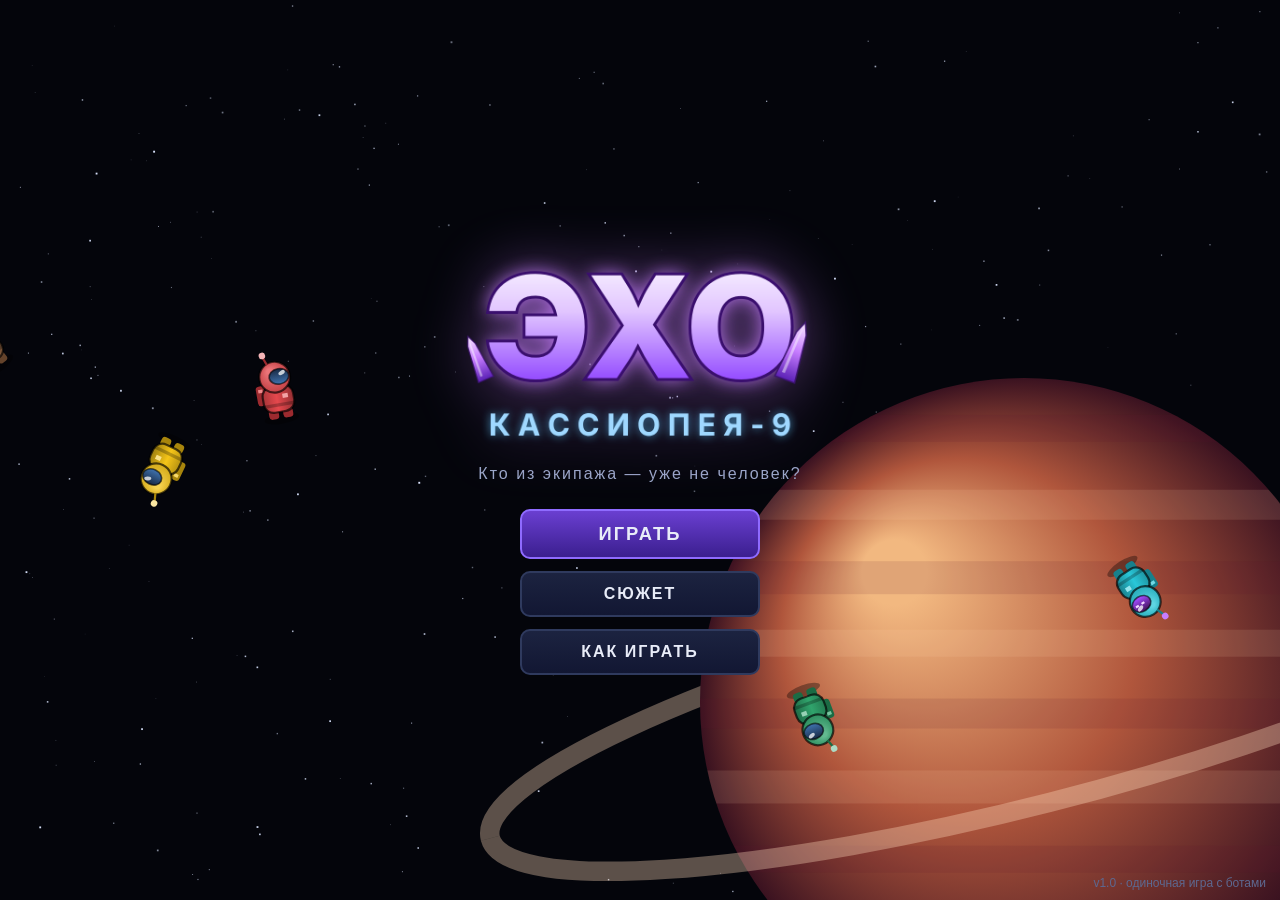
<file: EchoCassiopeia/index.html>
<!doctype html>
<html lang="ru">
<head>
<meta charset="utf-8">
<meta name="viewport" content="width=device-width, initial-scale=1, maximum-scale=1, user-scalable=no">
<title>ЭХО: Кассиопея-9</title>
<meta name="description" content="Социальная детективная игра: найди Эхо-копии среди экипажа станции «Кассиопея-9».">
<meta name="theme-color" content="#0b0d1a">
<link rel="icon" type="image/png" sizes="32x32" href="assets/icon-32.png">
<link rel="apple-touch-icon" href="assets/icon-192.png">
<link rel="manifest" href="manifest.webmanifest">
<meta property="og:image" content="assets/banner.png">
<link rel="stylesheet" href="style.css">
</head>
<body>
<canvas id="game"></canvas>

<!-- Главное меню -->
<section id="menu" class="screen">
  <div class="menu-box">
    <img class="logo" src="assets/logo.png" alt="ЭХО: Кассиопея-9">
    <div class="menu-tag">Кто из экипажа — уже не человек?</div>
    <button id="btn-play" class="big">ИГРАТЬ</button>
    <button id="btn-story">СЮЖЕТ</button>
    <button id="btn-howto">КАК ИГРАТЬ</button>
  </div>
  <div class="ver">v1.0 · одиночная игра с ботами</div>
</section>

<!-- Сюжет -->
<section id="story" class="screen hidden">
  <div class="panel story-panel">
    <h2>ПРОЛОГ</h2>
    <div id="story-text"></div>
    <button data-back>НАЗАД</button>
  </div>
</section>

<!-- Как играть -->
<section id="howto" class="screen hidden">
  <div class="panel howto-panel">
    <h2>КАК ИГРАТЬ</h2>
    <div class="cols">
      <div>
        <h3 class="c-crew">Смотрители</h3>
        <p>Выполняй задания по всей станции (жёлтые рамки и метки на карте). Когда общая шкала заполнится — сигнал бедствия отправлен, вы победили.</p>
        <p>Нашёл кристаллизованное тело — сообщи (<b>R</b>). На собрании обсуждайте и голосуйте: изгоните всех Эхо, чтобы победить.</p>
        <p><b>Биоскан</b> в медотсеке видят все — он доказывает, что ты человек.</p>
      </div>
      <div>
        <h3 class="c-echo">Эхо</h3>
        <p>Кристаллизуй смотрителей (<b>Q</b>), когда никто не видит. Прячься в вентиляции (<b>E</b>), перемещайся цифрами <b>1–2</b>.</p>
        <p>Саботаж (<b>F</b>): свет, реактор, связь. Если реактор не починить за 45 секунд — станция взорвётся.</p>
        <p>Эхо побеждают, когда их не меньше, чем смотрителей.</p>
      </div>
    </div>
    <table class="keys">
      <tr><td>WASD / стрелки</td><td>движение</td><td>E / Enter</td><td>действие</td></tr>
      <tr><td>R</td><td>сообщить о теле</td><td>M / Tab</td><td>карта</td></tr>
      <tr><td>Q</td><td>кристаллизовать (Эхо)</td><td>F</td><td>саботаж (Эхо)</td></tr>
      <tr><td>Esc</td><td>закрыть окно</td><td>Пробел</td><td>в мини-играх</td></tr>
    </table>
    <p class="small">На телефоне — джойстик в левой части экрана и кнопки справа.</p>
    <button data-back>НАЗАД</button>
  </div>
</section>

<!-- Настройка партии -->
<section id="setup" class="screen hidden">
  <div class="panel setup-panel">
    <h2>НОВАЯ ПАРТИЯ</h2>
    <label class="row">Имя <input id="s-name" maxlength="12"></label>
    <div class="row">Цвет скафандра</div>
    <div id="s-colors"></div>
    <div class="grid2">
      <label>Ботов: <b id="v-bots"></b><input id="s-bots" type="range" min="4" max="9"></label>
      <label>Эхо: <b id="v-echoes"></b><input id="s-echoes" type="range" min="1" max="3"></label>
      <label>Перезарядка убийства: <b id="v-kill"></b><input id="s-kill" type="range" min="10" max="60" step="5"></label>
      <label>Время собрания: <b id="v-discuss"></b><input id="s-discuss" type="range" min="30" max="150" step="15"></label>
      <label>Заданий у каждого: <b id="v-tasks"></b><input id="s-tasks" type="range" min="3" max="8"></label>
      <label>Громкость: <b id="v-volume"></b><input id="s-volume" type="range" min="0" max="100"></label>
      <label>Роль
        <select id="s-role"><option value="random">Случайная</option><option value="crew">Смотритель</option><option value="echo">Эхо</option></select>
      </label>
      <label>Сложность ботов
        <select id="s-diff"><option value="easy">Лёгкая</option><option value="normal">Обычная</option><option value="hard">Сложная</option></select>
      </label>
    </div>
    <label class="row check"><input id="s-confirm" type="checkbox"> Сообщать, был ли изгнанный Эхо</label>
    <div class="btns"><button data-back>НАЗАД</button><button id="btn-start" class="big">НАЧАТЬ</button></div>
  </div>
</section>

<!-- Экран роли -->
<section id="intro" class="screen hidden">
  <div class="intro-role" id="intro-role"></div>
  <div class="intro-count" id="intro-count"></div>
  <canvas id="intro-canvas" width="900" height="300"></canvas>
  <div class="intro-text" id="intro-text"></div>
</section>

<!-- Конец -->
<section id="end" class="screen hidden">
  <div class="end-verdict" id="end-verdict"></div>
  <div class="end-title" id="end-title"></div>
  <p class="end-text" id="end-text"></p>
  <div id="end-roles"></div>
  <div class="btns"><button id="btn-tomenu">В МЕНЮ</button><button id="btn-again" class="big">ЕЩЁ РАЗ</button></div>
</section>

<!-- HUD -->
<div id="hud" class="hidden">
  <div id="taskbar"><div id="taskbar-fill"></div><span id="taskbar-label"></span></div>
  <div id="tasklist"></div>
  <div id="room-label"></div>
  <div id="sab-alert" class="hidden"></div>
  <div id="vent-nav" class="hidden"></div>
  <div id="actions">
    <button id="btn-map" class="act small-act" title="Карта (M)"><span class="ic">🗺</span><span>КАРТА</span></button>
    <button id="btn-sab" class="act echo-act hidden" title="Саботаж (F)"><span class="ic">⚡</span><span>САБОТАЖ</span><b id="btn-sab-cd" class="cd"></b></button>
    <button id="btn-kill" class="act echo-act hidden" title="Кристаллизовать (Q)"><span class="ic">✦</span><span>УБИТЬ</span><b id="btn-kill-cd" class="cd"></b></button>
    <button id="btn-report" class="act report-act" title="Сообщить (R)"><span class="ic">⚠</span><span>СООБЩИТЬ</span></button>
    <button id="btn-use" class="act use-act" title="Действие (E)"><span class="ic">✋</span><span id="btn-use-label">ДЕЙСТВИЕ</span></button>
  </div>
  <div id="joy-zone"><div id="joy-base"><div id="joy-knob"></div></div></div>
  <div id="sab-menu" class="hidden">
    <h3>САБОТАЖ</h3>
    <button data-sab="lights">💡 Отключить свет</button>
    <button data-sab="reactor">☢ Перегрузить реактор</button>
    <button data-sab="comms">📡 Заглушить связь</button>
    <button id="sab-close">Закрыть</button>
  </div>
</div>

<div id="minimap" class="overlay hidden"><canvas id="minimap-canvas"></canvas><div class="mm-hint">Карта станции «Кассиопея-9» — нажми M или кликни, чтобы закрыть</div></div>

<!-- Мини-игра -->
<div id="task-modal" class="overlay hidden">
  <div class="task-win">
    <div class="task-head"><span id="task-title"></span><button id="task-close">✖</button></div>
    <div id="task-body"></div>
  </div>
</div>

<!-- Собрание -->
<div id="meeting" class="overlay hidden">
  <div class="m-win">
    <div class="m-head"><div><div id="m-title"></div><div id="m-sub"></div></div><div id="m-timer"></div></div>
    <div class="m-main">
      <div class="m-left">
        <div id="m-grid"></div>
        <div class="m-skip-row"><button id="m-skip">ПРОПУСТИТЬ ГОЛОС</button><div id="m-skip-dots"></div></div>
      </div>
      <div class="m-right">
        <div id="m-chat"></div>
        <div id="m-quick"></div>
        <div class="m-input-row"><input id="m-input" maxlength="140" autocomplete="off"><button id="m-send">➤</button></div>
      </div>
    </div>
  </div>
</div>

<div id="splash" class="overlay hidden"><canvas id="splash-canvas" width="320" height="200"></canvas><div id="splash-text"></div></div>
<div id="eject" class="overlay hidden"><canvas id="eject-canvas"></canvas></div>
<div id="death" class="overlay hidden"><canvas id="death-canvas" width="520" height="260"></canvas><div id="death-text"></div></div>
<div id="toast"></div>

<script src="js/data.js"></script>
<script src="js/map.js"></script>
<script src="js/render.js"></script>
<script src="js/audio.js"></script>
<script src="js/minigames.js"></script>
<script src="js/game.js"></script>
<script src="js/meeting.js"></script>
<script src="js/main.js"></script>
</body>
</html>
</file>
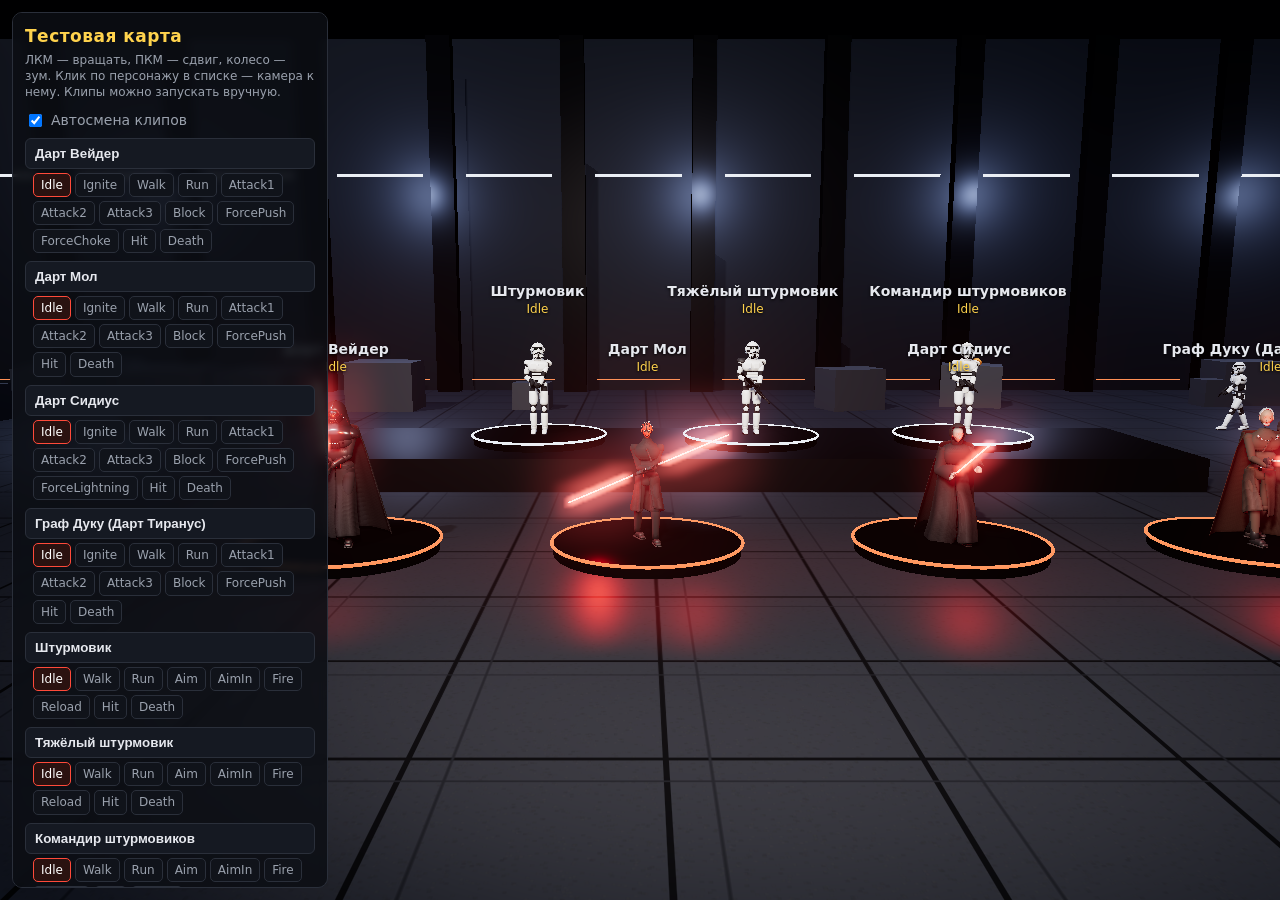
<file: WebTestMap/index.html>
<!doctype html>
<html lang="ru">
<head>
<meta charset="utf-8">
<link rel="icon" href="data:,">
<meta name="viewport" content="width=device-width, initial-scale=1">
<title>Тестовая карта — Star Wars</title>
<style>
  :root { --bg: #05060a; --panel: rgba(12, 14, 20, 0.86); --line: #2a2f3a; --text: #e6e8ee; --dim: #9aa1ad; --gold: #ffd34d; --red: #ff4a3a; }
  html, body { margin: 0; height: 100%; background: var(--bg); color: var(--text); font: 14px/1.35 system-ui, "Segoe UI", Roboto, sans-serif; overflow: hidden; }
  #view { position: fixed; inset: 0; }
  #panel { position: fixed; left: 12px; top: 12px; bottom: 12px; width: 290px; background: var(--panel); border: 1px solid var(--line);
           border-radius: 10px; padding: 12px; overflow-y: auto; backdrop-filter: blur(4px); }
  #panel h1 { font-size: 17px; margin: 0 0 4px; color: var(--gold); letter-spacing: .5px; }
  #panel p { color: var(--dim); margin: 0 0 10px; font-size: 12px; }
  .char { display: block; width: 100%; text-align: left; margin: 4px 0; padding: 7px 9px; background: #151922; color: var(--text);
          border: 1px solid var(--line); border-radius: 6px; cursor: pointer; font-weight: 600; }
  .char.sel { border-color: var(--gold); }
  .clips { display: flex; flex-wrap: wrap; gap: 4px; margin: 4px 0 8px 8px; }
  .clip { padding: 3px 7px; border-radius: 5px; border: 1px solid var(--line); background: #10131a; color: var(--dim); cursor: pointer; font-size: 12px; }
  .clip.on { color: #fff; border-color: var(--red); background: #2a1210; }
  label.tg { display: flex; gap: 6px; align-items: center; margin: 6px 0 8px; color: var(--dim); }
  .tag { position: fixed; transform: translate(-50%, -100%); text-align: center; pointer-events: none; text-shadow: 0 1px 3px #000; white-space: nowrap; }
  .tag b { display: block; font-size: 14px; }
  .tag i { display: block; font-style: normal; font-size: 12px; color: var(--gold); }
  #loading { position: fixed; inset: 0; display: grid; place-items: center; font-size: 18px; color: var(--dim); }
  @media (max-width: 700px) { #panel { width: auto; right: 12px; bottom: auto; max-height: 40vh; } }
</style>
<script type="importmap">
  { "imports": { "three": "./vendor/three.module.js", "three/addons/": "./vendor/addons/" } }
</script>
</head>
<body>
<canvas id="view"></canvas>
<div id="tags"></div>
<div id="panel">
  <h1>Тестовая карта</h1>
  <p>ЛКМ — вращать, ПКМ — сдвиг, колесо — зум. Клик по персонажу в списке — камера к нему. Клипы можно запускать вручную.</p>
  <label class="tg"><input type="checkbox" id="auto" checked> Автосмена клипов</label>
  <div id="list"></div>
</div>
<div id="loading">Загрузка моделей…</div>
<script type="module" src="./main.js"></script>
</body>
</html>
</file>
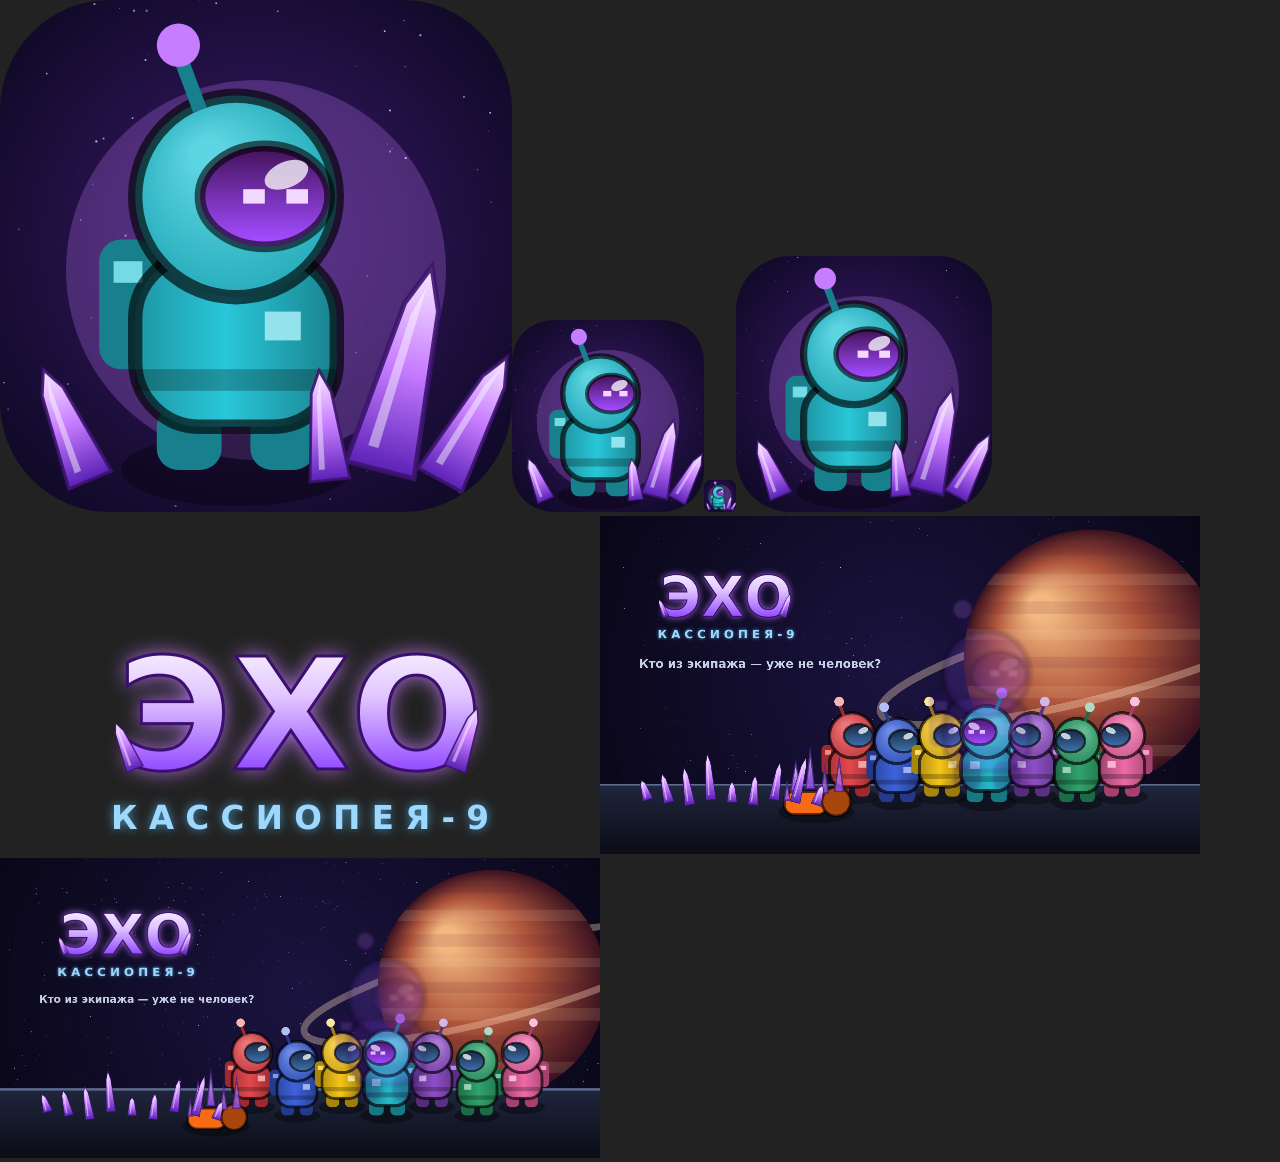
<file: EchoCassiopeia/tools/assets.html>
<!doctype html><meta charset="utf-8">
<body style="margin:0;background:#222">
<script src="../js/data.js"></script>
<script src="../js/map.js"></script>
<script src="../js/render.js"></script>
<script>
// Генерация иконки, логотипа и баннера из тех же функций отрисовки, что и в игре
function crystal(g, x, y, w, h, a, glow = 1) {
  g.save(); g.translate(x, y); g.rotate(a);
  const gr = g.createLinearGradient(0, -h, 0, 0);
  gr.addColorStop(0, `rgba(250,235,255,${glow})`); gr.addColorStop(0.5, '#c77dff'); gr.addColorStop(1, '#5b21b6');
  g.fillStyle = gr; g.beginPath(); g.moveTo(-w / 2, 0); g.lineTo(-w / 4, -h * 0.8); g.lineTo(0, -h); g.lineTo(w / 4, -h * 0.8); g.lineTo(w / 2, 0); g.closePath(); g.fill();
  g.strokeStyle = 'rgba(60,20,110,.9)'; g.lineWidth = Math.max(1, w / 14); g.stroke();
  g.fillStyle = 'rgba(255,255,255,.45)'; g.beginPath(); g.moveTo(-w / 4, -h * 0.1); g.lineTo(-w / 8, -h * 0.75); g.lineTo(0, -h * 0.9); g.lineTo(-w / 10, -h * 0.1); g.closePath(); g.fill();
  g.restore();
}
function glowBg(g, w, h, c1, c2) {
  const gr = g.createRadialGradient(w / 2, h * 0.45, 0, w / 2, h / 2, Math.max(w, h) * 0.75);
  gr.addColorStop(0, c1); gr.addColorStop(1, c2); g.fillStyle = gr; g.fillRect(0, 0, w, h);
}
function icon(size) {
  const c = document.createElement('canvas'); c.width = c.height = size; const g = c.getContext('2d');
  const s = size / 512;
  g.scale(s, s);
  roundRect(g, 0, 0, 512, 512, 110); g.save(); g.clip();
  glowBg(g, 512, 512, '#3b1a6b', '#07061a');
  const st = makeStars(70, 512, 512); drawStars(g, st, 512, 512, 1.3);
  g.fillStyle = 'rgba(199,125,255,.25)'; g.beginPath(); g.arc(256, 270, 190, 0, Math.PI * 2); g.fill();
  drawCrew(g, 236, 470, COLORS[6], { scale: 7.2, echoEyes: true });
  crystal(g, 380, 470, 70, 210, 0.25); crystal(g, 440, 480, 50, 140, 0.5); crystal(g, 330, 480, 40, 110, -0.1);
  crystal(g, 90, 480, 46, 120, -0.4);
  g.restore();
  return c;
}
function logo(w, h) {
  const c = document.createElement('canvas'); c.width = w; c.height = h; const g = c.getContext('2d');
  g.textAlign = 'center'; g.textBaseline = 'alphabetic';
  g.font = `900 ${h * 0.62}px "Segoe UI", "DejaVu Sans", Arial, sans-serif`;
  const gr = g.createLinearGradient(0, h * 0.1, 0, h * 0.7);
  gr.addColorStop(0, '#ffffff'); gr.addColorStop(0.45, '#e2c6ff'); gr.addColorStop(1, '#8b3dff');
  g.shadowColor = 'rgba(199,125,255,.9)'; g.shadowBlur = h * 0.08;
  g.fillStyle = gr; g.fillText('ЭХО', w / 2, h * 0.66);
  g.shadowBlur = 0;
  g.lineWidth = h * 0.012; g.strokeStyle = '#3a0f6e'; g.strokeText('ЭХО', w / 2, h * 0.66);
  // трещины-кристаллы
  crystal(g, w / 2 + h * 0.62, h * 0.66, h * 0.09, h * 0.26, 0.35);
  crystal(g, w / 2 - h * 0.66, h * 0.66, h * 0.07, h * 0.2, -0.4);
  g.font = `700 ${h * 0.13}px "Segoe UI", "DejaVu Sans", Arial, sans-serif`;
  g.fillStyle = '#9fd8ff'; g.shadowColor = 'rgba(89,199,255,.7)'; g.shadowBlur = h * 0.04;
  const sub = 'К А С С И О П Е Я - 9';
  g.fillText(sub, w / 2, h * 0.9);
  return c;
}
function banner(w, h) {
  const c = document.createElement('canvas'); c.width = w; c.height = h; const g = c.getContext('2d');
  glowBg(g, w, h, '#1b1440', '#03030a');
  const st = makeStars(500, w, h); drawStars(g, st, w, h, 2);
  drawPlanet(g, w * 0.82, h * 0.42, h * 0.38, 3);
  // пол станции
  const fy = h * 0.83;
  const fl = g.createLinearGradient(0, fy - 40, 0, h); fl.addColorStop(0, '#20263d'); fl.addColorStop(1, '#0a0c16');
  g.fillStyle = fl; g.fillRect(0, fy - 40, w, h);
  g.fillStyle = '#5b6b8f'; g.fillRect(0, fy - 40, w, 5);
  const cs = [COLORS[0], COLORS[1], COLORS[3], COLORS[6], COLORS[5], COLORS[2], COLORS[7]];
  const sc = h / 210;
  cs.forEach((col, i) => {
    const x = w * 0.42 + i * w * 0.075, y = fy + (i % 2) * 18;
    drawCrew(g, x, y, col, { scale: sc * (i === 3 ? 1.15 : 1), facing: i < 3 ? 1 : -1, echoEyes: i === 3 });
  });
  // тело в кристаллах
  g.save(); g.translate(w * 0.36, fy + 30); g.scale(sc * 0.9, sc * 0.9); drawBody(g, 0, 0, COLORS[4], 1); g.restore();
  // тень-эхо за персонажем
  g.save(); g.globalAlpha = 0.18; g.filter = 'blur(3px)';
  drawCrew(g, w * 0.42 + 3 * w * 0.075, fy - h * 0.02, { body: '#8b3dff', dark: '#3a0f6e' }, { scale: sc * 1.9, echoEyes: true });
  g.restore();
  for (let k = 0; k < 9; k++) crystal(g, w * 0.08 + k * w * 0.035, fy + 10 + (k % 3) * 8, h * 0.03, h * (0.06 + (k % 4) * 0.025), (k - 4) * 0.08);
  const L = logo(Math.round(w * 0.36), Math.round(w * 0.36 * 0.42));
  g.drawImage(L, w * 0.03, h * 0.12);
  g.font = `600 ${h * 0.035}px "Segoe UI", "DejaVu Sans", Arial`; g.fillStyle = '#c8d0e6'; g.textAlign = 'left';
  g.fillText('Кто из экипажа — уже не человек?', w * 0.065, h * 0.12 + w * 0.36 * 0.42 + h * 0.06);
  return c;
}
window.ASSETS = {
  'icon-512.png': icon(512), 'icon-192.png': icon(192), 'icon-32.png': icon(32), 'icon-256.png': icon(256),
  'logo.png': logo(1200, 500), 'banner.png': banner(1920, 1080), 'banner-wide.png': banner(1280, 640),
};
for (const k in ASSETS) { const im = ASSETS[k]; im.style.maxWidth = '600px'; im.title = k; document.body.appendChild(im); }
window.exportAll = () => Object.fromEntries(Object.entries(ASSETS).map(([k, v]) => [k, v.toDataURL('image/png')]));
</script>
</file>
<file: EchoCassiopeia/style.css>
:root {
  --bg: #0b0d1a; --panel: rgba(16, 20, 38, 0.94); --line: #2f3a5e; --text: #e8ecf8; --muted: #9aa6c8;
  --accent: #59c7ff; --echo: #c77dff; --danger: #ff4d5e; --ok: #2fbf71; --gold: #ffd84a;
}
* { box-sizing: border-box; }
html, body { margin: 0; height: 100%; overflow: hidden; background: var(--bg); color: var(--text);
  font-family: "Segoe UI", Roboto, Arial, sans-serif; user-select: none; -webkit-user-select: none; touch-action: none; }
#game { position: fixed; inset: 0; display: block; }
.hidden { display: none !important; }
button { font: inherit; cursor: pointer; }

.screen { position: fixed; inset: 0; display: flex; flex-direction: column; align-items: center; justify-content: center; z-index: 10; padding: 16px; }
.overlay { position: fixed; inset: 0; z-index: 30; display: flex; align-items: center; justify-content: center; flex-direction: column; }

/* Меню */
.menu-box { display: flex; flex-direction: column; align-items: center; gap: 12px; }
.logo { width: min(560px, 88vw); filter: drop-shadow(0 0 30px rgba(199, 125, 255, 0.45)); animation: float 6s ease-in-out infinite; }
@keyframes float { 50% { transform: translateY(-8px); } }
.menu-tag { color: var(--muted); letter-spacing: 2px; margin: -6px 0 14px; text-align: center; }
.menu-box button, .panel button, .btns button, #end button {
  min-width: 240px; padding: 12px 26px; border: 2px solid var(--line); border-radius: 10px;
  background: linear-gradient(#1c2340, #121733); color: var(--text); font-weight: 700; letter-spacing: 2px; transition: .15s;
}
.menu-box button:hover, .panel button:hover, .btns button:hover, #end button:hover { border-color: var(--accent); transform: translateY(-2px); box-shadow: 0 6px 20px rgba(89, 199, 255, .25); }
button.big { background: linear-gradient(#6a3fd1, #3b1f8f); border-color: #8f6bff; font-size: 1.15em; }
.ver { position: fixed; bottom: 10px; right: 14px; color: #5d6890; font-size: 12px; }

.panel { background: var(--panel); border: 2px solid var(--line); border-radius: 16px; padding: 24px 28px; max-width: 860px; width: 100%; max-height: 92vh; overflow: auto; box-shadow: 0 20px 60px rgba(0,0,0,.6); }
.panel h2 { margin: 0 0 14px; letter-spacing: 4px; color: var(--accent); text-align: center; }
.panel > button, .panel .btns { display: block; margin: 18px auto 0; }
.story-panel #story-text { min-height: 300px; font-size: 1.08em; line-height: 1.6; }
#story-text p { opacity: 0; transform: translateY(8px); transition: 1s; margin: 0 0 12px; }
#story-text p.in { opacity: 1; transform: none; }
.howto-panel .cols { display: grid; grid-template-columns: 1fr 1fr; gap: 20px; }
.howto-panel h3 { margin: 4px 0; } .c-crew { color: var(--accent); } .c-echo { color: var(--echo); }
.howto-panel p { color: #c8d0e6; line-height: 1.45; margin: 6px 0; }
.keys { width: 100%; border-collapse: collapse; margin-top: 12px; font-size: .92em; }
.keys td { border: 1px solid var(--line); padding: 6px 8px; } .keys td:nth-child(odd) { color: var(--gold); font-weight: 700; white-space: nowrap; }
.small { color: var(--muted); font-size: .85em; text-align: center; }

.setup-panel .row { display: flex; align-items: center; gap: 10px; margin: 8px 0; }
.setup-panel input:not([type]), .setup-panel select { background: #0e1228; color: var(--text); border: 1px solid var(--line); border-radius: 8px; padding: 8px 10px; font: inherit; }
#s-colors { display: flex; flex-wrap: wrap; gap: 6px; margin-bottom: 12px; }
.color-btn { min-width: 0 !important; padding: 2px !important; width: 56px; height: 62px; border-radius: 10px !important; letter-spacing: 0 !important; }
.color-btn.sel { border-color: var(--gold) !important; box-shadow: 0 0 0 2px var(--gold); }
.grid2 { display: grid; grid-template-columns: 1fr 1fr; gap: 10px 22px; }
.grid2 label { display: flex; flex-direction: column; gap: 4px; color: var(--muted); }
.grid2 b { color: var(--text); }
input[type=range] { accent-color: #8f6bff; width: 100%; }
.check { color: var(--muted); }
.btns { display: flex; gap: 12px; justify-content: center; flex-wrap: wrap; }
.btns button { min-width: 180px; }

/* Экран роли */
#intro { background: radial-gradient(circle at 50% 60%, #12213f, #03040a 70%); }
#intro.intro-echo { background: radial-gradient(circle at 50% 60%, #3a1050, #05030a 70%); }
.intro-role { font-size: clamp(48px, 10vw, 110px); font-weight: 900; letter-spacing: 10px; animation: pop .6s ease-out; }
.intro-crew .intro-role { color: var(--accent); text-shadow: 0 0 30px rgba(89,199,255,.6); }
.intro-echo .intro-role { color: var(--echo); text-shadow: 0 0 30px rgba(199,125,255,.7); }
.intro-count { color: var(--danger); font-weight: 700; letter-spacing: 2px; margin-bottom: 8px; }
#intro-canvas { width: min(900px, 96vw); height: auto; }
.intro-text { max-width: 640px; text-align: center; color: #c8d0e6; font-size: 1.1em; }
@keyframes pop { from { transform: scale(1.6); opacity: 0; } }

/* Конец */
#end { background: rgba(3, 4, 10, 0.92); text-align: center; z-index: 35; }
.end-verdict { font-size: clamp(44px, 9vw, 96px); font-weight: 900; letter-spacing: 8px; animation: pop .6s; }
.end-crew .end-verdict { color: var(--accent); } .end-echo .end-verdict { color: var(--echo); }
.end-title { font-size: 1.5em; font-weight: 800; letter-spacing: 3px; margin-top: 4px; }
.end-text { max-width: 640px; color: #c8d0e6; line-height: 1.5; }
#end-roles { display: flex; flex-wrap: wrap; gap: 8px; justify-content: center; margin: 10px 0 20px; max-width: 900px; }
.end-p { background: rgba(255,255,255,.04); border: 1px solid var(--line); border-radius: 10px; padding: 4px 10px 8px; display: flex; flex-direction: column; align-items: center; font-weight: 700; }
.end-p.echo { border-color: var(--echo); background: rgba(199,125,255,.12); }
.end-p small { color: var(--muted); font-weight: 400; } .end-p.echo small { color: var(--echo); }

/* HUD */
#hud { position: fixed; inset: 0; z-index: 5; pointer-events: none; }
#hud > * { pointer-events: auto; }
#taskbar { position: absolute; top: 12px; left: 12px; width: min(360px, 60vw); height: 26px; background: rgba(10,12,24,.8); border: 2px solid #3a4670; border-radius: 6px; overflow: hidden; }
#taskbar-fill { height: 100%; width: 0; background: linear-gradient(90deg, #22a55b, #5fe08f); transition: width .4s; }
#taskbar-label { position: absolute; inset: 0; display: flex; align-items: center; padding-left: 10px; font-size: 12px; font-weight: 800; letter-spacing: 1px; text-shadow: 0 1px 2px #000; }
#tasklist { position: absolute; top: 46px; left: 12px; background: rgba(10,12,24,.72); border: 1px solid #2b3557; border-radius: 8px; padding: 8px 10px; font-size: 13px; max-width: min(340px, 60vw); pointer-events: none !important; }
.tl-role { font-weight: 800; color: var(--accent); margin-bottom: 4px; letter-spacing: 1px; }
.tl-role.echo { color: #ff7b7b; } .tl-role small { color: #ffb0b0; font-weight: 400; }
.tl-sub { color: var(--muted); font-size: 12px; margin-bottom: 2px; }
.tl-item { padding: 1px 0; } .tl-item.done { color: var(--ok); text-decoration: line-through; opacity: .8; }
.tl-item.bad { color: #ff6b6b; font-weight: 700; animation: blink 1s infinite; }
@keyframes blink { 50% { opacity: .55; } }
#room-label { position: absolute; top: 12px; left: 50%; transform: translateX(-50%); font-weight: 800; letter-spacing: 3px; text-shadow: 0 2px 4px #000; pointer-events: none !important; font-size: 18px; }
#sab-alert { position: absolute; top: 44px; left: 50%; transform: translateX(-50%); background: rgba(160, 20, 30, .85); border: 2px solid #ff4d5e; padding: 6px 16px; border-radius: 8px; font-weight: 800; letter-spacing: 1px; animation: blink .8s infinite; pointer-events: none !important; text-align: center; }
#actions { position: absolute; right: 14px; bottom: 14px; display: flex; gap: 10px; align-items: flex-end; flex-wrap: wrap-reverse; justify-content: flex-end; max-width: 60vw; }
.act { position: relative; width: 92px; height: 92px; border-radius: 18px; border: 3px solid #4b5778; background: rgba(20,24,44,.85); color: #fff; display: flex; flex-direction: column; align-items: center; justify-content: center; font-weight: 800; font-size: 11px; letter-spacing: 1px; gap: 2px; transition: .1s; }
.act .ic { font-size: 32px; line-height: 1; }
.act:disabled { opacity: .35; filter: grayscale(.8); cursor: default; }
.act:not(:disabled):active { transform: scale(.94); }
.use-act { border-color: #59c7ff; } .report-act { border-color: #ff4d5e; } .echo-act { border-color: #c77dff; }
.small-act { width: 66px; height: 66px; font-size: 9px; } .small-act .ic { font-size: 22px; }
.cd { position: absolute; inset: 0; display: flex; align-items: center; justify-content: center; font-size: 34px; color: #fff; text-shadow: 0 0 8px #000; pointer-events: none; }
.cd:empty { display: none; }
#vent-nav { position: absolute; bottom: 130px; left: 50%; transform: translateX(-50%); display: flex; gap: 8px; }
#vent-nav button, #sab-menu button { background: rgba(40, 20, 60, .92); border: 2px solid var(--echo); color: #fff; border-radius: 10px; padding: 10px 14px; font-weight: 700; }
#sab-menu { position: absolute; right: 14px; bottom: 120px; background: var(--panel); border: 2px solid var(--echo); border-radius: 12px; padding: 12px; display: flex; flex-direction: column; gap: 8px; }
#sab-menu h3 { margin: 0; color: var(--echo); letter-spacing: 2px; text-align: center; }
#joy-zone { position: absolute; left: 0; bottom: 0; width: 45vw; height: 55vh; display: none; }
#joy-base { position: fixed; width: 120px; height: 120px; border-radius: 50%; border: 3px solid rgba(255,255,255,.25); background: rgba(255,255,255,.06); display: none; }
#joy-base.on { display: block; }
#joy-knob { position: absolute; left: 35px; top: 35px; width: 50px; height: 50px; border-radius: 50%; background: rgba(255,255,255,.35); }
@media (pointer: coarse) { #joy-zone { display: block; } .act { width: 78px; height: 78px; } }

#minimap { background: rgba(2,3,8,.82); z-index: 20; }
#minimap canvas { border: 2px solid var(--line); border-radius: 12px; background: rgba(10,14,30,.9); }
.mm-hint { color: var(--muted); margin-top: 8px; font-size: 13px; }

/* Мини-игры */
#task-modal { background: rgba(0,0,0,.55); z-index: 25; }
.task-win { background: #151a2e; border: 3px solid #3a4670; border-radius: 16px; width: min(470px, 96vw); box-shadow: 0 20px 60px #000; }
.task-head { display: flex; justify-content: space-between; align-items: center; padding: 10px 14px; border-bottom: 2px solid #2b3557; font-weight: 800; letter-spacing: 1px; }
.task-head button { background: #2a3150; border: 0; color: #fff; border-radius: 8px; width: 34px; height: 34px; }
#task-body { padding: 14px; display: flex; flex-direction: column; align-items: center; gap: 10px; transition: .3s; }
#task-body.task-success { background: rgba(47, 191, 113, .25); }
.mg-canvas { width: 100%; max-width: 420px; border-radius: 10px; touch-action: none; }
.mg-hint { color: var(--muted); text-align: center; font-size: 14px; }
.mg-seq { display: grid; grid-template-columns: repeat(5, 1fr); gap: 8px; width: 100%; }
.mg-seq-btn { height: 64px; border-radius: 10px; border: 2px solid #3a4670; background: #1f2642; color: #fff; font-size: 24px; font-weight: 800; }
.mg-seq-btn.ok { background: #1f6b45; border-color: var(--ok); }
.shake { animation: shake .3s; } @keyframes shake { 25% { transform: translateX(-8px); } 75% { transform: translateX(8px); } }
.mg-hold { display: flex; align-items: center; gap: 28px; }
.mg-gauge { position: relative; width: 70px; height: 220px; border: 3px solid #3a4670; border-radius: 12px; background: #0d1124; overflow: hidden; }
.mg-gauge-fill { position: absolute; bottom: 0; left: 0; right: 0; height: 0; background: linear-gradient(#ffd84a, #ff8a3d); }
.mg-hold-btn { width: 140px; height: 140px; border-radius: 50%; border: 4px solid #ff8a3d; background: #3a2416; color: #fff; font-weight: 800; letter-spacing: 1px; touch-action: none; }
.mg-hold-btn.active { background: #ff8a3d; transform: scale(.95); }
.mg-btn { padding: 12px 24px; border-radius: 10px; border: 2px solid var(--accent); background: #16304a; color: #fff; font-weight: 800; letter-spacing: 1px; }
.mg-btn:disabled { opacity: .6; }
.mg-dl { width: 100%; display: flex; flex-direction: column; gap: 12px; align-items: center; }
.mg-dl-file { font-family: Consolas, monospace; color: var(--accent); }
.mg-bar { width: 100%; height: 24px; border: 2px solid #3a4670; border-radius: 8px; background: #0d1124; overflow: hidden; }
.mg-bar-fill { height: 100%; width: 0; background: linear-gradient(90deg, #2f8fff, #59c7ff); }
.mg-sliders { width: 100%; display: flex; flex-direction: column; gap: 6px; color: var(--muted); }
.mg-scan { width: 100%; display: flex; flex-direction: column; gap: 10px; }
.mg-scan-lines { font-family: Consolas, monospace; color: #5ff2c2; min-height: 140px; }
.mg-switches { display: grid; grid-template-columns: repeat(3, 1fr); gap: 14px; }
.mg-switch { width: 90px; height: 110px; border-radius: 10px; border: 3px solid #3a4670; background: #1a1f36; position: relative; }
.mg-switch span { position: absolute; left: 25px; right: 25px; height: 40px; bottom: 12px; border-radius: 8px; background: #6b2a2a; transition: .15s; }
.mg-switch.on span { bottom: 54px; background: var(--ok); box-shadow: 0 0 14px var(--ok); }

/* Собрание */
#meeting { background: rgba(2,3,10,.75); z-index: 22; padding: 10px; }
.m-win { width: min(1100px, 100%); max-height: 100%; background: linear-gradient(#1a2142, #10142a); border: 3px solid #3d4a7a; border-radius: 18px; display: flex; flex-direction: column; overflow: hidden; box-shadow: 0 20px 80px #000; }
.m-head { display: flex; justify-content: space-between; align-items: center; gap: 10px; padding: 12px 18px; background: rgba(0,0,0,.25); border-bottom: 2px solid #2b3557; flex-wrap: wrap; }
#m-title { font-size: 22px; font-weight: 900; letter-spacing: 3px; color: var(--gold); }
#m-sub { color: var(--muted); font-size: 14px; }
#m-timer { font-weight: 700; color: #fff; }
.m-main { display: grid; grid-template-columns: 1.3fr 1fr; gap: 12px; padding: 12px; min-height: 0; flex: 1; }
.m-left { display: flex; flex-direction: column; gap: 10px; min-height: 0; }
#m-grid { display: grid; grid-template-columns: repeat(2, 1fr); gap: 8px; overflow: auto; }
.m-card { position: relative; display: flex; align-items: center; gap: 8px; background: #e8ecf5; color: #10142a; border-radius: 10px; padding: 4px 10px 4px 4px; cursor: pointer; min-height: 70px; border: 3px solid transparent; }
.m-card canvas { width: 56px; height: 56px; flex: none; background: #c9d1e6; border-radius: 8px; }
.m-card.me { border-color: var(--accent); }
.m-card.dead { background: #59607a; color: #2a2f44; cursor: default; }
.m-card.dead .m-name { text-decoration: line-through; }
.m-card.selecting { border-color: var(--gold); }
.m-name { font-weight: 800; flex: 1; }
.m-badges { display: flex; flex-wrap: wrap; gap: 3px; max-width: 120px; }
.m-dot { width: 16px; height: 16px; border-radius: 50%; border: 2px solid #10142a; display: inline-block; animation: pop .3s; }
.m-voted { display: none; position: absolute; left: 6px; top: 4px; background: #e5484d; color: #fff; font-size: 9px; font-weight: 800; padding: 2px 4px; border-radius: 4px; }
.m-card.has-voted .m-voted { display: block; }
.m-confirm { display: none; gap: 4px; }
.m-card.selecting .m-confirm { display: flex; }
.m-confirm button { width: 36px; height: 36px; border-radius: 8px; border: 0; font-weight: 900; color: #fff; }
.m-confirm .yes { background: var(--ok); } .m-confirm .no { background: #e5484d; }
.m-mega { position: absolute; right: 6px; top: 2px; font-size: 14px; }
.m-skip-row { display: flex; align-items: center; gap: 10px; }
#m-skip { padding: 10px 18px; border-radius: 10px; border: 2px solid #5d6890; background: #232a4a; color: #fff; font-weight: 800; letter-spacing: 1px; }
#m-skip:disabled { opacity: .45; }
#m-skip-dots { display: flex; gap: 3px; flex-wrap: wrap; }
.m-right { display: flex; flex-direction: column; gap: 8px; min-height: 0; }
#m-chat { flex: 1; min-height: 220px; max-height: 52vh; overflow: auto; background: #0b0f22; border: 2px solid #2b3557; border-radius: 10px; padding: 8px; display: flex; flex-direction: column; gap: 6px; }
.m-msg { display: flex; gap: 8px; align-items: flex-start; background: #e8ecf5; color: #10142a; border-radius: 8px; padding: 4px 8px 4px 4px; font-size: 14px; animation: pop .25s; }
.m-msg canvas { width: 32px; height: 32px; flex: none; }
.m-msg b { display: block; font-size: 12px; text-shadow: 0 0 1px #000; }
.m-msg.sys { background: transparent; color: var(--gold); justify-content: center; font-weight: 700; padding: 4px; }
#m-quick { display: flex; flex-wrap: wrap; gap: 4px; }
#m-quick button { background: #232a4a; border: 1px solid #3d4a7a; color: #dfe5f5; border-radius: 14px; padding: 4px 10px; font-size: 12px; }
.m-input-row { display: flex; gap: 6px; }
#m-input { flex: 1; background: #0b0f22; border: 2px solid #2b3557; border-radius: 8px; color: #fff; padding: 10px; font: inherit; user-select: text; -webkit-user-select: text; }
#m-send { width: 48px; border-radius: 8px; border: 0; background: #3e63dd; color: #fff; font-size: 18px; }
@media (max-width: 760px) { .m-main { grid-template-columns: 1fr; overflow: auto; } #m-chat { max-height: 30vh; min-height: 140px; } .howto-panel .cols, .grid2 { grid-template-columns: 1fr; } }

#splash { z-index: 26; animation: pop .35s; }
#splash.splash-body { background: radial-gradient(circle, rgba(140,20,30,.85), rgba(10,0,0,.95)); }
#splash.splash-button { background: radial-gradient(circle, rgba(140,110,20,.85), rgba(10,8,0,.95)); }
#splash-text { font-size: clamp(36px, 7vw, 72px); font-weight: 900; letter-spacing: 6px; color: #fff; text-shadow: 0 0 20px #000; text-align: center; }
#eject { z-index: 27; background: #03040a; }
#eject canvas { width: 100%; height: 100%; }
#death { z-index: 28; background: rgba(10, 0, 20, .9); }
#death-canvas { width: min(520px, 96vw); }
#death-text { font-size: 22px; font-weight: 800; color: #e9d5ff; text-align: center; padding: 0 16px; }
#toast { position: fixed; left: 50%; top: 92px; transform: translateX(-50%) translateY(20px); background: rgba(10,12,24,.92); border: 2px solid var(--line); padding: 10px 18px; border-radius: 10px; opacity: 0; transition: .25s; z-index: 40; pointer-events: none; text-align: center; max-width: 90vw; }
#toast.show { opacity: 1; transform: translateX(-50%); }
</file>
